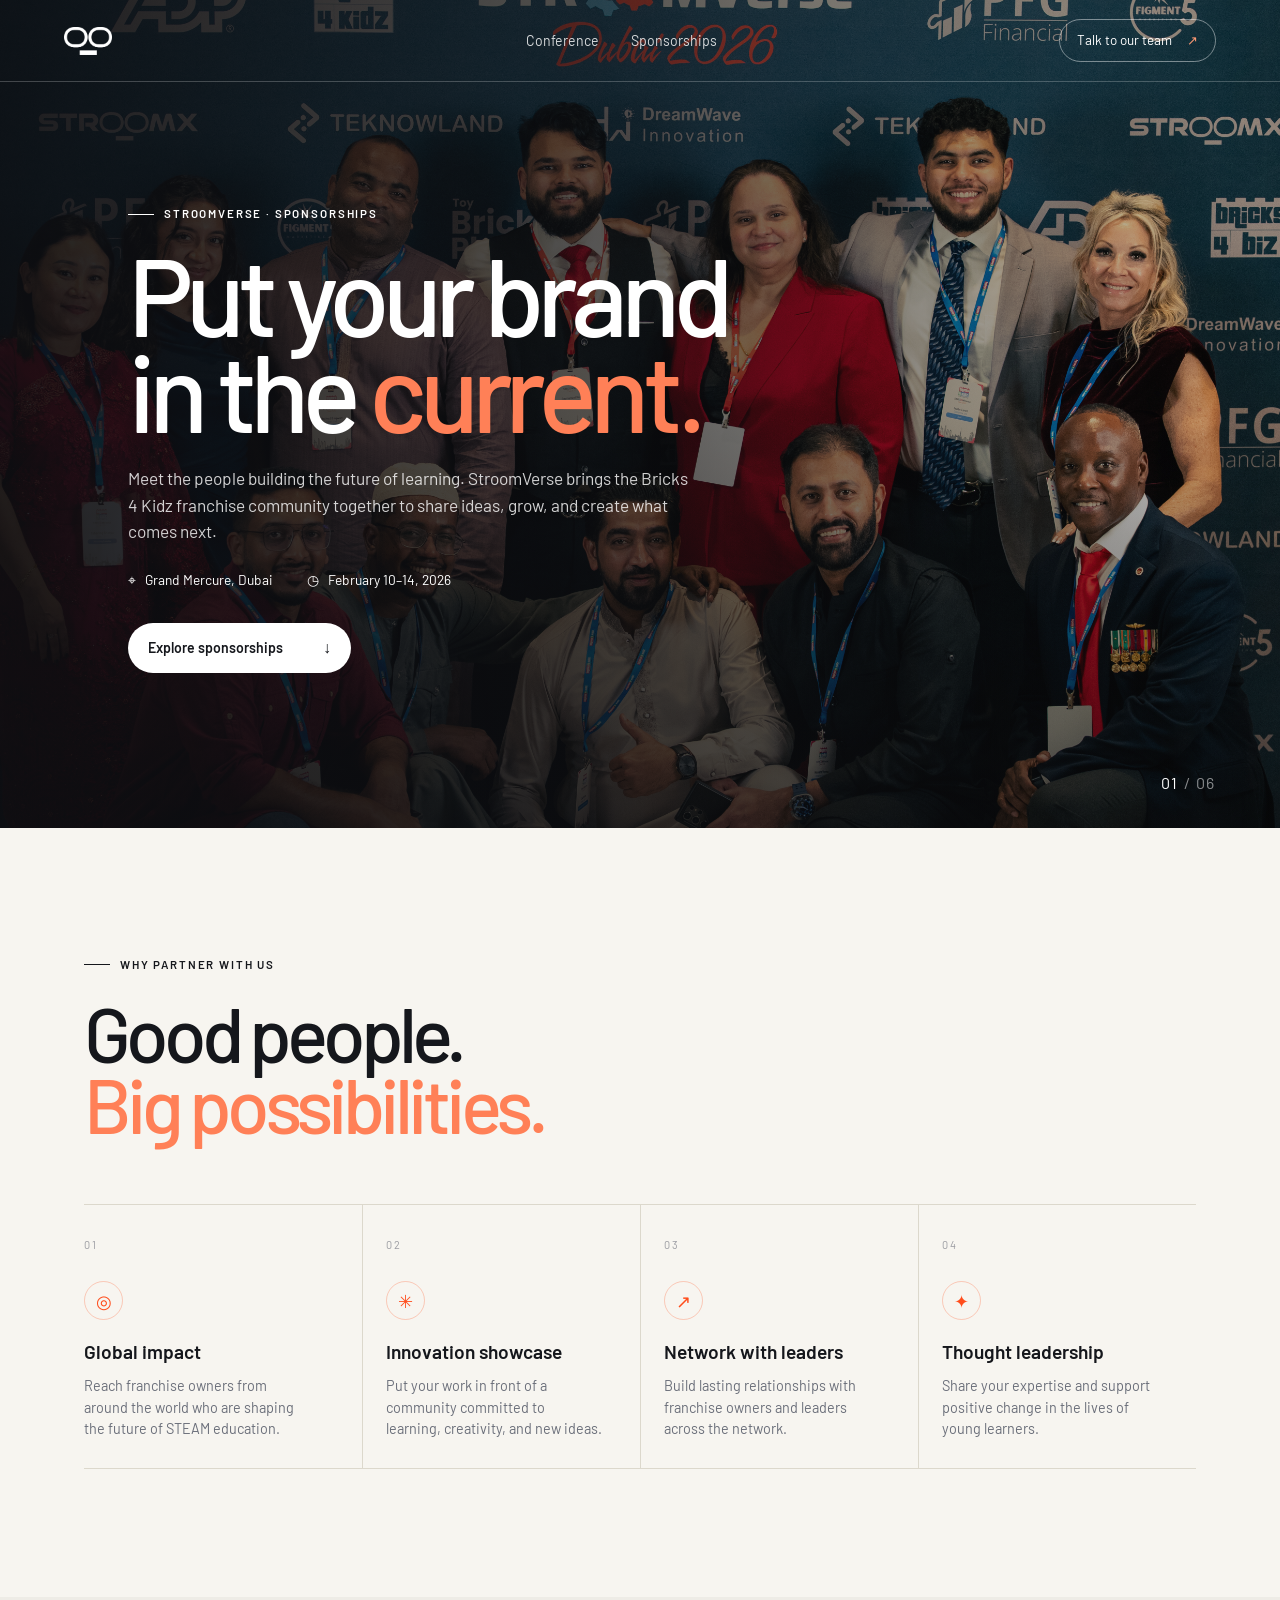
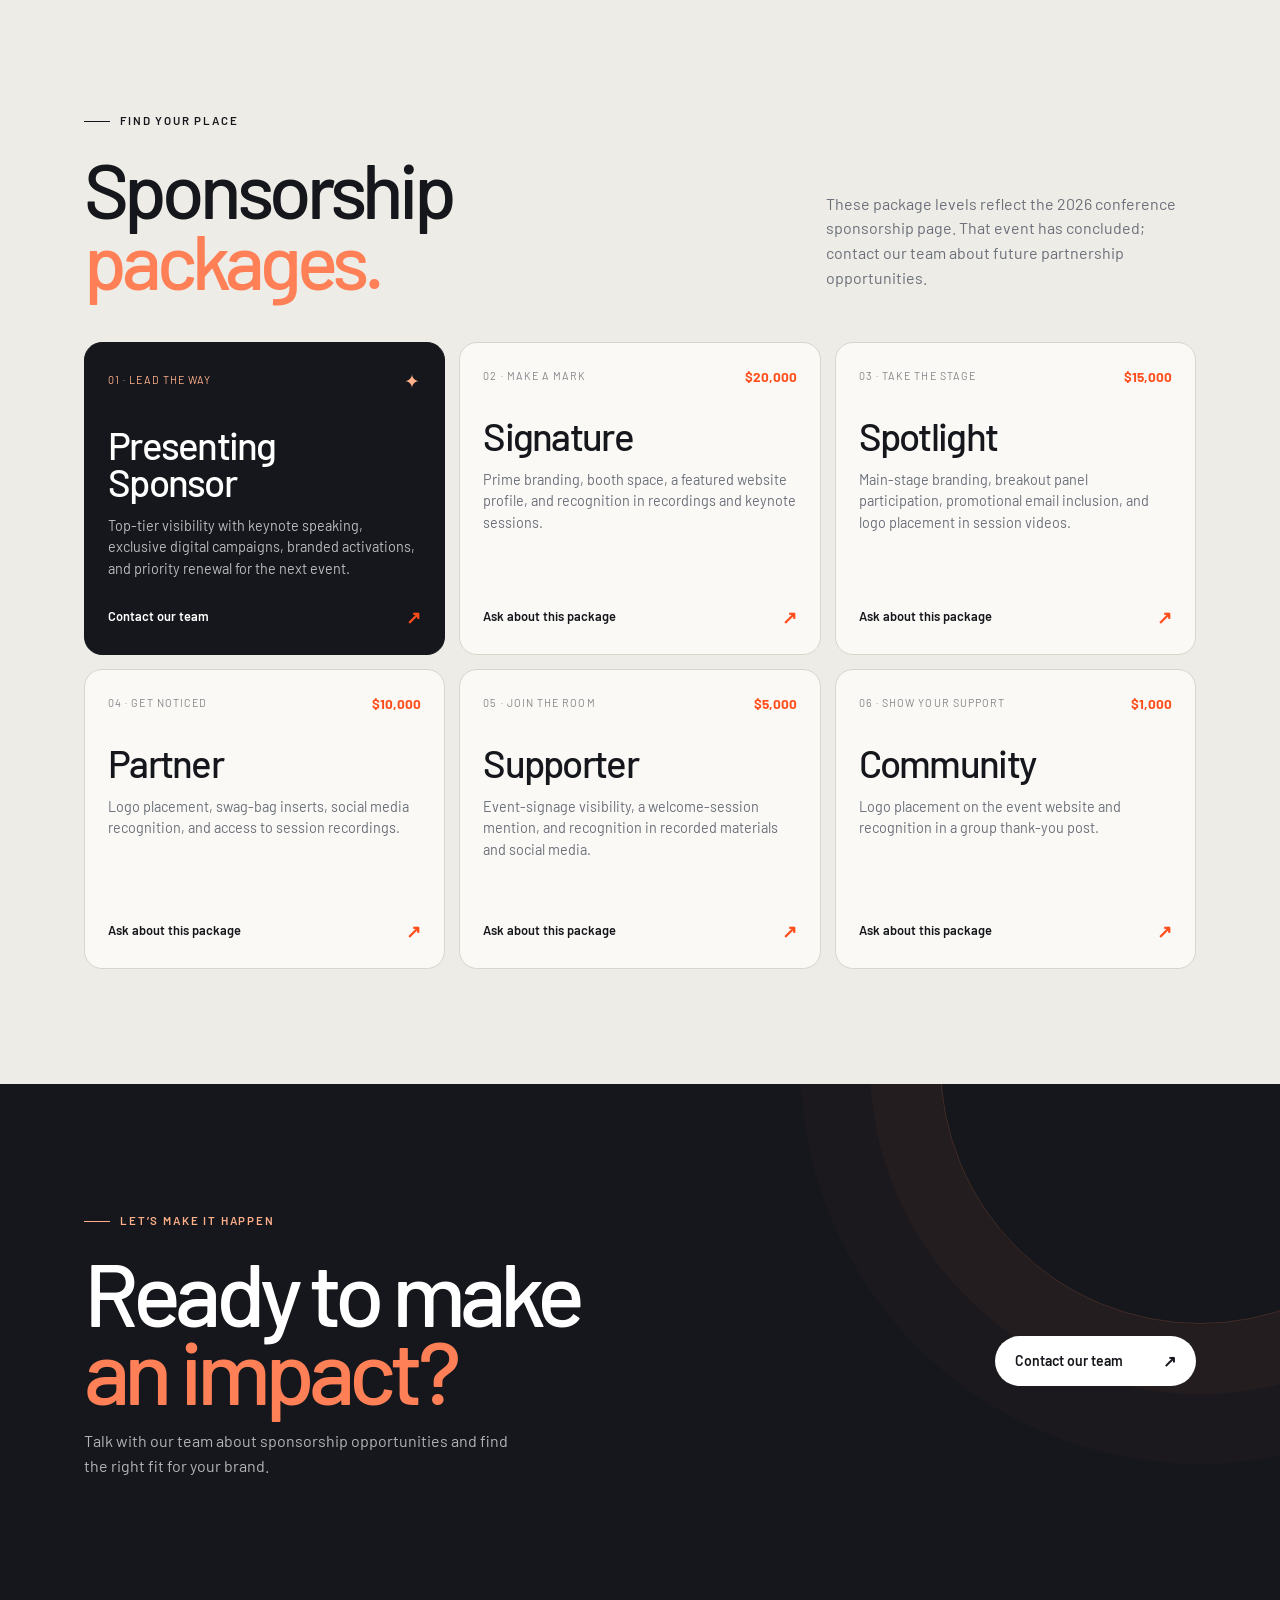
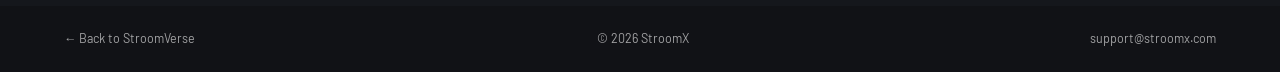
<file: sponsor.html>
<!doctype html>
<html lang="en">
  <head>
    <meta charset="utf-8" />
    <meta name="viewport" content="width=device-width, initial-scale=1, viewport-fit=cover" />
    <meta name="theme-color" content="#f7f5f0" />
    <title>Sponsorships · StroomVerse</title>
    <link rel="icon" href="./assets/favicon.ico" />
    <link rel="preconnect" href="https://fonts.googleapis.com" />
    <link rel="preconnect" href="https://fonts.gstatic.com" crossorigin />
    <link href="https://fonts.googleapis.com/css2?family=Barlow:wght@400;500;600;700&display=swap" rel="stylesheet" />
    <link rel="stylesheet" href="./sponsor.css" />
  </head>
  <body>
    <header class="topbar">
      <a class="brand" href="./index.html" aria-label="StroomX home"><img src="./assets/stroomx-banner.png" alt="StroomX" /></a>
      <nav aria-label="Main navigation">
        <a href="./conference.html">Conference</a>
        <a href="#packages">Sponsorships</a>
      </nav>
      <a class="nav-cta" href="#contact">Talk to our team <span>↗</span></a>
    </header>

    <main>
      <section class="hero">
        <div class="hero-image" role="img" aria-label="StroomVerse Dubai destination"></div>
        <div class="hero-shade"></div>
        <div class="hero-copy">
          <p class="kicker"><i></i> StroomVerse · Sponsorships</p>
          <h1>Put your brand<br />in the <em>current.</em></h1>
          <p class="hero-lead">Meet the people building the future of learning. StroomVerse brings the Bricks 4 Kidz franchise community together to share ideas, grow, and create what comes next.</p>
          <div class="event-meta"><span>⌖ &nbsp; Grand Mercure, Dubai</span><span>◷ &nbsp; February 10–14, 2026</span></div>
          <a class="button button-light" href="#packages">Explore sponsorships <b>↓</b></a>
        </div>
        <div class="hero-mark" aria-hidden="true">01 <span> / 06</span></div>
      </section>

      <section class="why section-wrap">
        <div class="section-heading">
          <p class="kicker"><i></i> Why partner with us</p>
          <h2>Good people.<br /><em>Big possibilities.</em></h2>
        </div>
        <div class="benefits">
          <article class="benefit"><span class="benefit-no">01</span><span class="benefit-icon">◎</span><h3>Global impact</h3><p>Reach franchise owners from around the world who are shaping the future of STEAM education.</p></article>
          <article class="benefit"><span class="benefit-no">02</span><span class="benefit-icon">✳</span><h3>Innovation showcase</h3><p>Put your work in front of a community committed to learning, creativity, and new ideas.</p></article>
          <article class="benefit"><span class="benefit-no">03</span><span class="benefit-icon">↗</span><h3>Network with leaders</h3><p>Build lasting relationships with franchise owners and leaders across the network.</p></article>
          <article class="benefit"><span class="benefit-no">04</span><span class="benefit-icon">✦</span><h3>Thought leadership</h3><p>Share your expertise and support positive change in the lives of young learners.</p></article>
        </div>
      </section>

      <section class="packages" id="packages">
        <div class="section-wrap">
          <div class="packages-heading">
            <div><p class="kicker"><i></i> Find your place</p><h2>Sponsorship<br /><em>packages.</em></h2></div>
            <p>These package levels reflect the 2026 conference sponsorship page. That event has concluded; contact our team about future partnership opportunities.</p>
          </div>
          <div class="package-grid">
            <article class="package package-featured"><div class="package-top"><span>01 · Lead the way</span><span class="package-star">✦</span></div><h3>Presenting<br />Sponsor</h3><p>Top-tier visibility with keynote speaking, exclusive digital campaigns, branded activations, and priority renewal for the next event.</p><a href="mailto:support@stroomx.com?subject=Presenting%20sponsorship%20inquiry">Contact our team <b>↗</b></a></article>
            <article class="package"><div class="package-top"><span>02 · Make a mark</span><span class="package-price">$20,000</span></div><h3>Signature</h3><p>Prime branding, booth space, a featured website profile, and recognition in recordings and keynote sessions.</p><a href="mailto:support@stroomx.com?subject=Signature%20sponsorship%20inquiry">Ask about this package <b>↗</b></a></article>
            <article class="package"><div class="package-top"><span>03 · Take the stage</span><span class="package-price">$15,000</span></div><h3>Spotlight</h3><p>Main-stage branding, breakout panel participation, promotional email inclusion, and logo placement in session videos.</p><a href="mailto:support@stroomx.com?subject=Spotlight%20sponsorship%20inquiry">Ask about this package <b>↗</b></a></article>
            <article class="package"><div class="package-top"><span>04 · Get noticed</span><span class="package-price">$10,000</span></div><h3>Partner</h3><p>Logo placement, swag-bag inserts, social media recognition, and access to session recordings.</p><a href="mailto:support@stroomx.com?subject=Partner%20sponsorship%20inquiry">Ask about this package <b>↗</b></a></article>
            <article class="package"><div class="package-top"><span>05 · Join the room</span><span class="package-price">$5,000</span></div><h3>Supporter</h3><p>Event-signage visibility, a welcome-session mention, and recognition in recorded materials and social media.</p><a href="mailto:support@stroomx.com?subject=Supporter%20sponsorship%20inquiry">Ask about this package <b>↗</b></a></article>
            <article class="package"><div class="package-top"><span>06 · Show your support</span><span class="package-price">$1,000</span></div><h3>Community</h3><p>Logo placement on the event website and recognition in a group thank-you post.</p><a href="mailto:support@stroomx.com?subject=Community%20sponsorship%20inquiry">Ask about this package <b>↗</b></a></article>
          </div>
        </div>
      </section>

      <section class="contact-band" id="contact">
        <div class="contact-orb" aria-hidden="true"></div>
        <div class="section-wrap contact-inner"><div><p class="kicker"><i></i> Let’s make it happen</p><h2>Ready to make<br /><em>an impact?</em></h2><p>Talk with our team about sponsorship opportunities and find the right fit for your brand.</p></div><a class="button button-light" href="mailto:support@stroomx.com?subject=StroomVerse%20sponsorship%20inquiry">Contact our team <b>↗</b></a></div>
      </section>
    </main>
    <footer><a href="./conference.html">← Back to StroomVerse</a><span>© 2026 StroomX</span><a href="mailto:support@stroomx.com">support@stroomx.com</a></footer>
  </body>
</html>
</file>
<file: sponsor.css>
:root{--paper:#f7f5f0;--ink:#15171c;--muted:#6b6f7a;--orange:#ff4d1c;--line:#dcd8cc;--display:"Barlow","Helvetica Neue",Arial,sans-serif;box-sizing:border-box;color-scheme:light}*,*::before,*::after{box-sizing:inherit;margin:0}html{scroll-behavior:smooth;scroll-padding-top:80px}body{background:var(--paper);color:var(--ink);font:400 16px/1.55 var(--display);-webkit-font-smoothing:antialiased}a{color:inherit;text-decoration:none}.topbar{position:absolute;z-index:10;top:0;left:0;right:0;height:82px;padding:0 clamp(22px,5vw,72px);display:flex;align-items:center;justify-content:space-between;border-bottom:1px solid #ffffff38;color:#fff}.brand img{display:block;width:120px;height:28px;object-fit:contain;object-position:left center;filter:brightness(0) invert(1)}.topbar nav{display:flex;gap:32px;font-size:.88rem}.topbar nav a{opacity:.82;transition:opacity .2s}.topbar nav a:hover{opacity:1}.nav-cta{padding:10px 17px;border:1px solid #ffffff70;border-radius:99px;font-size:.84rem}.nav-cta span{margin-left:12px;color:#ff9a75}.hero{position:relative;min-height:min(820px,100svh);min-height:max(680px,92svh);overflow:hidden;display:flex;align-items:center;background:#16181e;color:white}.hero-image,.hero-shade{position:absolute;inset:0}.hero-image{background-image:url("./assets/conference-gallery/dubai/poster-2.jpg");background-position:center 44%;background-size:cover;transform:scale(1.02)}.hero-shade{background:linear-gradient(90deg,#0d0e12e8 0%,#0d0e12b2 46%,#0d0e1230 100%),linear-gradient(0deg,#090a0c80,transparent 50%)}.hero-copy{position:relative;z-index:1;width:min(760px,75vw);margin:120px 0 70px clamp(22px,10vw,150px)}.kicker{display:flex;align-items:center;gap:10px;font-size:.72rem;font-weight:600;letter-spacing:.16em;text-transform:uppercase}.kicker i{display:inline-block;width:26px;height:1px;background:currentColor}.hero h1,.section-heading h2,.packages-heading h2,.contact-inner h2{margin-top:23px;font-size:clamp(3.3rem,8.6vw,7.6rem);line-height:.87;letter-spacing:-.065em;font-weight:500}.hero h1 em,.section-heading h2 em,.packages-heading h2 em,.contact-inner h2 em{color:#ff8057;font-style:normal}.hero-lead{max-width:560px;margin-top:27px;color:#ffffffce;font-size:clamp(1rem,1.35vw,1.18rem)}.event-meta{display:flex;flex-wrap:wrap;gap:20px 34px;margin-top:24px;color:#fff;font-size:.86rem}.button{display:inline-flex;align-items:center;justify-content:space-between;gap:40px;min-height:50px;padding:0 20px;border-radius:99px;font-size:.88rem;font-weight:600;transition:transform .25s,background .25s}.button:hover{transform:translateY(-2px)}.button b{font-size:1rem}.button-light{margin-top:32px;background:#fff;color:var(--ink)}.button-light:hover{background:#ffe1d4}.hero-mark{position:absolute;right:clamp(22px,5vw,72px);bottom:32px;font-size:1rem;letter-spacing:.1em}.hero-mark span{color:#ffffff86}.section-wrap{width:min(1240px,100%);margin:0 auto;padding-inline:clamp(22px,5vw,72px)}.why{padding-block:clamp(82px,10vw,144px)}.section-heading h2,.packages-heading h2{font-size:clamp(2.8rem,6vw,5.2rem);line-height:.93}.benefits{display:grid;grid-template-columns:repeat(4,minmax(0,1fr));margin-top:64px;border-top:1px solid var(--line);border-bottom:1px solid var(--line)}.benefit{position:relative;min-height:248px;padding:26px 22px 28px 0}.benefit+.benefit{padding-left:23px;border-left:1px solid var(--line)}.benefit-no{color:#9a9ba1;font-size:.68rem;letter-spacing:.14em}.benefit-icon{display:grid;place-items:center;width:39px;height:39px;margin:26px 0 17px;border:1px solid #ff4d1c45;border-radius:50%;color:var(--orange);font-size:1.15rem}.benefit h3{font-size:1.2rem;font-weight:600}.benefit p{max-width:27ch;margin-top:8px;color:var(--muted);font-size:.9rem;line-height:1.5}.packages{padding-block:clamp(78px,9vw,128px);background:#eeece6}.packages-heading{display:flex;justify-content:space-between;align-items:end;gap:30px;margin-bottom:46px}.packages-heading>p{max-width:370px;color:var(--muted);padding-bottom:5px}.package-grid{display:grid;grid-template-columns:repeat(3,minmax(0,1fr));gap:14px}.package{position:relative;min-height:300px;display:flex;flex-direction:column;align-items:flex-start;padding:23px;border:1px solid #d8d5cd;border-radius:18px;background:#faf9f5;transition:transform .28s,border-color .28s,box-shadow .28s}.package:hover{transform:translateY(-5px);border-color:#ff8057;box-shadow:0 18px 36px #15171c10}.package-featured{background:var(--ink);color:white;border-color:var(--ink)}.package-top{width:100%;display:flex;justify-content:space-between;align-items:center;color:#85868b;font-size:.67rem;letter-spacing:.1em;text-transform:uppercase}.package-featured .package-top{color:#ffb08a}.package-star{font-size:1.2rem}.package-price{color:var(--orange);font-size:.85rem;font-weight:700;letter-spacing:0}.package h3{margin-top:31px;font-size:clamp(1.75rem,3vw,2.5rem);line-height:.98;letter-spacing:-.045em;font-weight:500}.package p{max-width:42ch;margin-top:13px;color:var(--muted);font-size:.9rem;line-height:1.5}.package-featured p{color:#ffffffb5}.package>a{display:flex;justify-content:space-between;align-items:center;width:100%;margin-top:auto;padding-top:24px;font-size:.8rem;font-weight:600}.package>a b{color:var(--orange);font-size:1.1rem}.contact-band{position:relative;overflow:hidden;padding-block:clamp(82px,10vw,136px);background:var(--ink);color:white}.contact-inner{position:relative;z-index:1;display:flex;align-items:center;justify-content:space-between;gap:30px}.contact-inner>div{max-width:670px}.contact-inner .kicker{color:#ffb08a}.contact-inner h2{font-size:clamp(3.1rem,7vw,6.2rem)}.contact-inner p:not(.kicker){max-width:450px;margin-top:20px;color:#ffffffad}.contact-inner .button{flex:none}.contact-orb{position:absolute;width:520px;height:520px;right:-180px;top:-280px;border:1px solid #ff805732;border-radius:50%;box-shadow:0 0 0 70px #ff80570a,0 0 0 140px #ff805706}footer{display:flex;justify-content:space-between;gap:20px;padding:23px clamp(22px,5vw,72px);background:#111216;color:#ffffff9c;font-size:.78rem}footer a:hover{color:white}@media(max-width:900px){.benefits{grid-template-columns:repeat(2,minmax(0,1fr))}.benefit:nth-child(3){border-left:0;padding-left:0;border-top:1px solid var(--line)}.benefit:nth-child(4){border-top:1px solid var(--line)}.package-grid{grid-template-columns:repeat(2,minmax(0,1fr))}.hero-copy{width:min(720px,82vw);margin-left:8vw}}@media(max-width:600px){.topbar{height:68px;padding-inline:18px}.brand img{width:94px}.topbar nav{gap:15px;font-size:.78rem}.nav-cta{padding:8px 11px;font-size:.72rem}.nav-cta span{margin-left:5px}.hero{min-height:740px;min-height:92svh}.hero-copy{width:auto;margin:120px 22px 74px}.hero h1{font-size:clamp(3.2rem,14vw,5rem)}.event-meta{gap:10px 18px;font-size:.78rem}.hero-mark{bottom:20px}.benefits{grid-template-columns:1fr;margin-top:38px}.benefit,.benefit+.benefit,.benefit:nth-child(3),.benefit:nth-child(4){min-height:0;padding:20px 0;border-left:0;border-top:1px solid var(--line)}.benefit:first-child{border-top:0}.benefit-icon{margin:18px 0 12px}.benefit p{max-width:42ch}.packages-heading{display:block}.packages-heading>p{margin-top:22px}.package-grid{grid-template-columns:1fr;gap:11px}.package{min-height:265px}.contact-inner{align-items:flex-start;flex-direction:column}.contact-inner .button{margin-top:4px}footer{flex-wrap:wrap;font-size:.72rem}}@media(prefers-reduced-motion:reduce){html{scroll-behavior:auto}.package,.button{transition:none}.hero-image{transform:none}}
</file>
